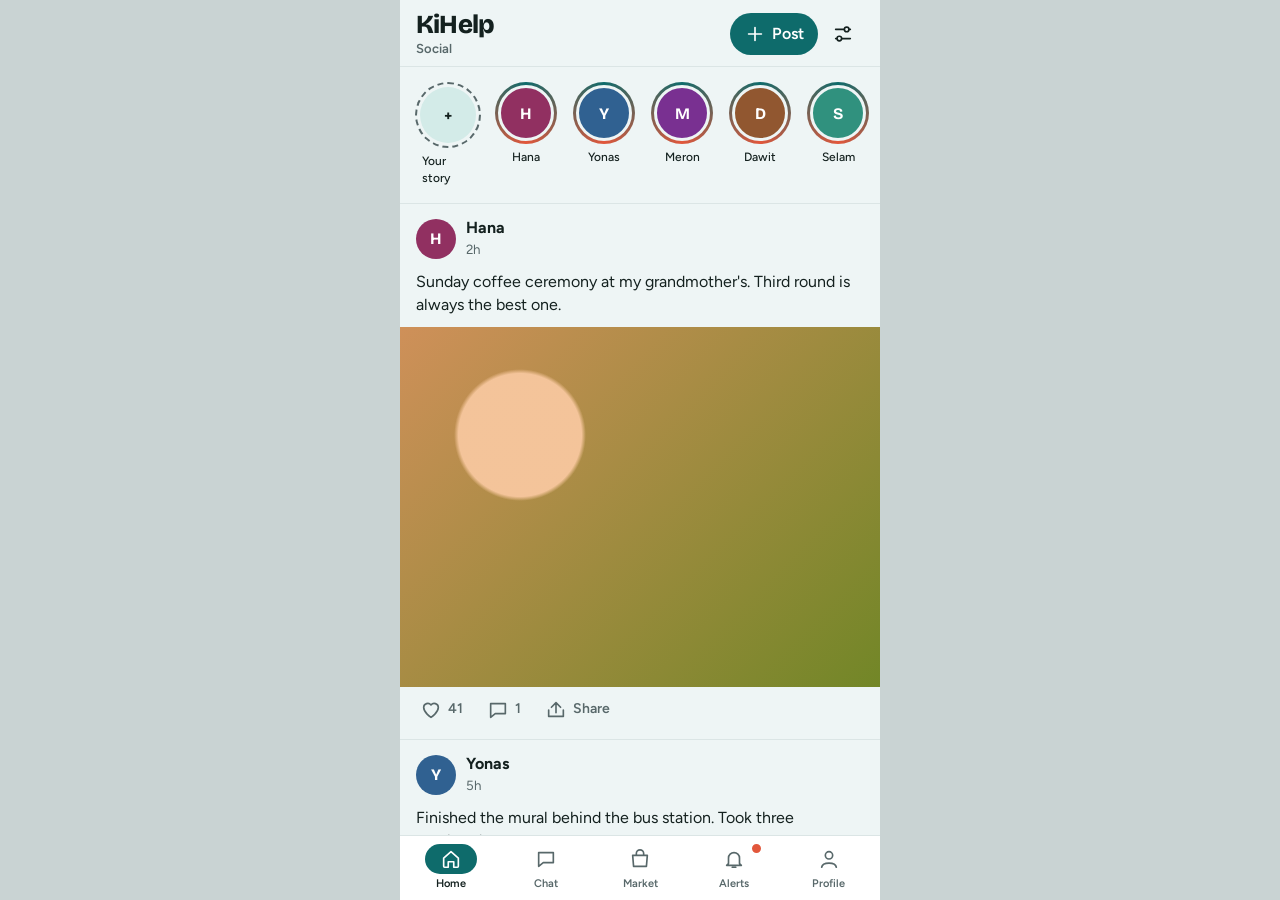
<file: kihelp.html>
<!doctype html>
<html lang="en">
<head>
<meta charset="utf-8">
<meta name="viewport" content="width=device-width,initial-scale=1,viewport-fit=cover">
<title>KiHelp</title>
<link rel="preconnect" href="https://fonts.googleapis.com">
<link href="https://fonts.googleapis.com/css2?family=Bricolage+Grotesque:opsz,wght@12..96,600;12..96,800&family=Figtree:wght@400;500;600&display=swap" rel="stylesheet">
<style>
:root{
  --ink:#14211f; --mute:#58686a; --line:#dbe5e5; --paper:#eef5f5; --card:#fff;
  --acc:#0e6b6b; --acc-ink:#fff; --soft:#d3ebe8; --coral:#e2573b;
  --disp:"Bricolage Grotesque",system-ui,sans-serif; --body:"Figtree",system-ui,sans-serif;
}
body.market{ --paper:#fdf5d3; --line:#eadfae; --acc:#f0a800; --acc-ink:#241800; --soft:#fbe2a0; --mute:#6b5f38; --ink:#241c06; }
body.dark{ --ink:#e6f0ef; --paper:#0e1616; --card:#172322; --line:#283a39; --mute:#8fa5a3; --acc:#33b8b0; --acc-ink:#03201f; --soft:#17403e; background:#050909; }
body.dark.market{ --paper:#17130a; --card:#221c0d; --line:#3a3114; --ink:#f6edd0; --mute:#b3a577; --acc:#f5b72a; --acc-ink:#241800; --soft:#4a3a0c; }
*{box-sizing:border-box;margin:0;-webkit-tap-highlight-color:transparent}
html,body{height:100%}
body{font:16px/1.45 var(--body);color:var(--ink);background:#c9d3d3;transition:background .3s}
button,input,select,textarea{font:inherit;color:inherit}
button{background:none;border:0;cursor:pointer;text-align:inherit}
:focus-visible{outline:3px solid var(--ink);outline-offset:2px;border-radius:6px}
svg{width:22px;height:22px;fill:none;stroke:currentColor;stroke-width:1.8;stroke-linecap:round;stroke-linejoin:round;flex:none}

#app{position:relative;max-width:480px;height:100dvh;margin:0 auto;background:var(--paper);display:flex;flex-direction:column;overflow:hidden;transition:background .3s}
#head{display:flex;align-items:center;justify-content:space-between;padding:calc(env(safe-area-inset-top) + 12px) 16px 10px;background:var(--paper);border-bottom:1px solid var(--line)}
.mark{font:800 26px/1 var(--disp);letter-spacing:-.03em}
.sect{font:600 13px var(--body);color:var(--mute);margin-top:3px}
.hbtn{display:flex;align-items:center;gap:6px;padding:9px 14px;border-radius:999px;background:var(--acc);color:var(--acc-ink);font-weight:600}
.ibtn{width:42px;height:42px;display:grid;place-items:center;border-radius:50%}
#main{flex:1;overflow-y:auto;padding-bottom:16px;scroll-behavior:smooth}

#nav{display:flex;background:var(--card);border-top:1px solid var(--line);padding:6px 4px calc(env(safe-area-inset-bottom) + 6px)}
#nav button{flex:1;display:flex;flex-direction:column;align-items:center;gap:2px;font-size:11px;font-weight:600;color:var(--mute);padding:2px 0}
#nav .pill{display:grid;place-items:center;width:52px;height:30px;border-radius:999px;transition:background .2s}
#nav button.on{color:var(--ink)}
#nav button.on .pill{background:var(--acc);color:var(--acc-ink)}
.dot{position:relative}.dot::after{content:"";position:absolute;top:-2px;right:-3px;width:9px;height:9px;border-radius:50%;background:var(--coral);border:2px solid var(--card)}

/* avatars + placeholder photos */
.av{width:40px;height:40px;border-radius:50%;display:grid;place-items:center;flex:none;font:700 16px var(--disp);color:#fff;background:hsl(var(--h) 50% 38%)}
.ph{background:radial-gradient(circle at 25% 30%,hsl(var(--h) 80% 78%) 0 14%,transparent 15%),linear-gradient(135deg,hsl(var(--h) 55% 58%),hsl(calc(var(--h) + 45) 55% 34%))}
img.m,video.m{width:100%;display:block;object-fit:cover}

/* stories */
.stories{display:flex;gap:14px;padding:14px 16px;overflow-x:auto;border-bottom:1px solid var(--line);scrollbar-width:none}
.story{display:flex;flex-direction:column;align-items:center;gap:5px;font-size:12px;font-weight:500;flex:none;width:64px}
.ring{padding:3px;border-radius:50%;background:conic-gradient(var(--acc),var(--coral),var(--acc))}
.ring .av{border:3px solid var(--paper);width:56px;height:56px}
.ring.add{background:none;border:2px dashed var(--mute)}
.ring.add .av{background:var(--soft);color:var(--ink);border:0}

/* posts: full-bleed, hairline separated like a real feed */
.post{padding:14px 0 6px;border-bottom:1px solid var(--line)}
.ph-row{display:flex;gap:10px;align-items:center;padding:0 16px}
.ph-row b{display:block;line-height:1.2}.ph-row small{color:var(--mute)}
.ptext{padding:10px 16px 10px}
.pmedia{aspect-ratio:4/3;width:100%}
.acts{display:flex;gap:4px;padding:4px 10px}
.acts button{display:flex;gap:6px;align-items:center;padding:8px 10px;border-radius:999px;color:var(--mute);font-weight:600;font-size:14px}
.acts button.on{color:var(--coral)}.acts button.on svg{fill:currentColor}
.cmts{padding:0 16px 10px}
.cmt{padding:4px 0;font-size:15px}.cmt b{margin-right:6px}
.cin{display:flex;gap:8px;margin-top:6px}
.cin input{flex:1}

input,select,textarea{width:100%;padding:12px 14px;border-radius:12px;border:1.5px solid var(--line);background:var(--card)}
textarea{resize:none;min-height:88px}

/* chat */
.thread{display:flex;gap:12px;align-items:center;width:100%;padding:12px 16px;border-bottom:1px solid var(--line)}
.thread .tx{flex:1;min-width:0}.thread b{display:block}
.thread span.l{display:block;color:var(--mute);white-space:nowrap;overflow:hidden;text-overflow:ellipsis;font-size:14px}
.screen{position:absolute;inset:0;background:var(--paper);display:flex;flex-direction:column;z-index:20}
.screen header{display:flex;align-items:center;gap:10px;padding:calc(env(safe-area-inset-top) + 10px) 10px 10px;border-bottom:1px solid var(--line)}
.msgs{flex:1;overflow-y:auto;padding:14px 16px;display:flex;flex-direction:column;gap:8px}
.bub{max-width:78%;padding:9px 13px;border-radius:18px 18px 18px 5px;background:var(--card);border:1px solid var(--line)}
.bub.me{align-self:flex-end;background:var(--acc);color:var(--acc-ink);border:0;border-radius:18px 18px 5px 18px}
.compose{display:flex;gap:8px;padding:10px 12px calc(env(safe-area-inset-bottom) + 10px);border-top:1px solid var(--line)}
.send{width:46px;height:46px;border-radius:50%;background:var(--acc);color:var(--acc-ink);display:grid;place-items:center;flex:none}

/* marketplace */
.msearch{padding:12px 16px 4px}
.chips{display:flex;gap:8px;overflow-x:auto;padding:8px 16px;scrollbar-width:none}
.chip{flex:none;padding:7px 14px;border-radius:999px;border:1.5px solid var(--line);font-weight:600;font-size:14px;background:var(--card)}
.chip.on{background:var(--ink);color:var(--paper);border-color:var(--ink)}
.grid{display:grid;grid-template-columns:1fr 1fr;gap:14px 12px;padding:8px 16px}
.lc{display:block;width:100%;position:relative}
.lm{position:relative;aspect-ratio:1/1.08;border-radius:6px 22px 6px 22px;overflow:hidden}
.lm .ph,.lm img{position:absolute;inset:0;width:100%;height:100%;object-fit:cover}
.tag{position:absolute;inset-inline-start:8px;bottom:8px;padding:3px 9px;border-radius:999px;background:var(--card);font-size:12px;font-weight:600}
.sv{position:absolute;inset-inline-end:6px;top:6px;width:34px;height:34px;border-radius:50%;background:var(--card);display:grid;place-items:center}
.sv.on{color:var(--coral)}.sv.on svg{fill:currentColor}
.lt{margin-top:7px;font-weight:600;line-height:1.25}
.lp{font:800 17px var(--disp)}
.ls{font-size:13px;color:var(--mute)}
.empty{grid-column:1/-1;text-align:center;padding:40px 10px;color:var(--mute)}

/* sheets */
#sheet{position:absolute;inset:0;z-index:30;display:none}
#sheet.open{display:block}
.bd{position:absolute;inset:0;background:rgba(10,20,20,.5)}
.panel{position:absolute;left:0;right:0;bottom:0;max-height:92%;overflow-y:auto;background:var(--paper);border-radius:26px 26px 0 0;padding:18px 18px calc(env(safe-area-inset-bottom) + 20px);animation:up .22s ease-out}
@keyframes up{from{transform:translateY(40px);opacity:0}to{transform:none;opacity:1}}
.panel h2{font:800 24px/1.1 var(--disp);letter-spacing:-.02em;margin-bottom:12px}
.fld{margin-bottom:12px}.fld label{display:block;font-weight:600;font-size:14px;margin-bottom:5px}
.seg{display:grid;grid-template-columns:1fr 1fr;gap:8px}
.seg button{padding:10px;border-radius:12px;border:1.5px solid var(--line);background:var(--card);font-weight:600;text-align:center}
.seg button.on{border-color:var(--ink);background:var(--soft)}
.btn{display:block;width:100%;padding:14px;border-radius:14px;background:var(--acc);color:var(--acc-ink);font-weight:700;text-align:center}
.btn.alt{background:var(--card);color:var(--ink);border:1.5px solid var(--line)}
.row2{display:grid;grid-template-columns:1fr 1.4fr;gap:10px;margin-top:12px}
.dm{aspect-ratio:4/3;border-radius:6px 26px 6px 26px;overflow:hidden;margin-bottom:12px;position:relative}
.dm .ph,.dm img{position:absolute;inset:0;width:100%;height:100%;object-fit:cover}
.big{font:800 28px var(--disp);letter-spacing:-.02em}
.note{background:var(--soft);padding:10px 12px;border-radius:12px;margin:10px 0;font-size:15px}
.sel{display:flex;gap:10px;align-items:center;margin:10px 0}
.up{display:flex;gap:10px;align-items:center;padding:12px;border:1.5px dashed var(--mute);border-radius:12px;font-weight:600;cursor:pointer}
.up img,.up video{width:56px;height:56px;border-radius:10px;object-fit:cover}

.item{display:flex;gap:12px;padding:14px 16px;border-bottom:1px solid var(--line);align-items:flex-start}
.item p{flex:1}.item small{color:var(--mute);display:block}
.stats{display:flex;gap:26px;padding:6px 16px 16px}
.stats b{display:block;font:800 22px var(--disp)}
.stats span{color:var(--mute);font-size:14px}
.prof{padding:22px 16px 8px;display:flex;gap:14px;align-items:center}
.prof .av{width:72px;height:72px;font-size:28px}
h3.sub{font:800 18px var(--disp);padding:8px 16px}

#toast{position:absolute;left:50%;bottom:92px;transform:translate(-50%,20px);background:var(--ink);color:var(--paper);padding:10px 16px;border-radius:999px;font-weight:600;opacity:0;pointer-events:none;transition:.25s;z-index:50;white-space:nowrap}
#toast.show{opacity:1;transform:translate(-50%,0)}

.hr{display:flex;align-items:center;gap:4px}
.setbody{flex:1;overflow-y:auto;padding-bottom:30px}
.srow{display:flex;justify-content:space-between;align-items:center;gap:14px;padding:14px 16px;border-bottom:1px solid var(--line)}
.srow.col{flex-direction:column;align-items:stretch;gap:10px}
.lbl{font-weight:600}
.seg.c3{grid-template-columns:repeat(3,1fr)}
.seg.c3 button{background:var(--card);color:var(--ink)}
.switch{width:54px;height:32px;border-radius:999px;background:var(--line);position:relative;flex:none;transition:background .2s;border:1.5px solid var(--mute)}
.switch i{position:absolute;top:3px;inset-inline-start:3px;width:22px;height:22px;border-radius:50%;background:var(--ink);transition:transform .2s}
.switch.on{background:var(--acc);border-color:var(--acc)}
.switch.on i{transform:translateX(22px);background:var(--acc-ink)}
[dir=rtl] .switch.on i{transform:translateX(-22px)}
.dots{display:flex;gap:12px;align-items:center;flex-wrap:wrap}
.dotb{width:38px;height:38px;border-radius:50%;border:3px solid var(--paper);box-shadow:0 0 0 2px var(--line)}
.dotb.on{box-shadow:0 0 0 3px var(--ink)}
.btn.sm{width:auto;padding:10px 16px;flex:none}
.saverph{display:grid;place-items:center;text-align:center;font-weight:600;color:#fff;text-shadow:0 1px 4px rgba(0,0,0,.6);width:100%;line-height:1.3}
.screen header .ttl{font:800 22px var(--disp)}
[dir=rtl] .flip svg{transform:scaleX(-1)}
body.saver *{animation:none!important;transition:none!important}
@media (prefers-reduced-motion:reduce){*{animation:none!important;transition:none!important;scroll-behavior:auto!important}}
</style>
</head>
<body>
<div id="app">
  <div id="head"></div>
  <div id="main"></div>
  <nav id="nav" aria-label="Main"></nav>
  <div id="over"></div>
  <div id="sheet"></div>
  <div id="toast" role="status"></div>
</div>

<script>
const $ = s => document.querySelector(s);
const ic = d => `<svg viewBox="0 0 24 24" aria-hidden="true">${d}</svg>`;
const I = {
  home: ic('<path d="M4 11l8-7 8 7v9a1 1 0 0 1-1 1h-4v-6H9v6H5a1 1 0 0 1-1-1z"/>'),
  chat: ic('<path d="M4 5h16v11H9l-5 4z"/>'),
  shop: ic('<path d="M4 8h16l-1 12H5zM8 8V6a4 4 0 0 1 8 0v2"/>'),
  bell: ic('<path d="M6 17v-6a6 6 0 0 1 12 0v6l2 2H4zM10 21h4"/>'),
  user: ic('<circle cx="12" cy="8" r="4"/><path d="M4 21c1-6 15-6 16 0"/>'),
  heart: ic('<path d="M12 20s-8-5-8-11a4.5 4.5 0 0 1 8-2.5A4.5 4.5 0 0 1 20 9c0 6-8 11-8 11z"/>'),
  cmt: ic('<path d="M4 5h16v11H9l-5 4z"/>'),
  share: ic('<path d="M4 12v7h16v-7M12 4v11M7 9l5-5 5 5"/>'),
  plus: ic('<path d="M12 5v14M5 12h14"/>'),
  search: ic('<circle cx="11" cy="11" r="6"/><path d="M20 20l-4-4"/>'),
  back: ic('<path d="M15 5l-7 7 7 7"/>'),
  send: ic('<path d="M4 12l16-8-6 16-3-7z"/>'),
  save: ic('<path d="M7 4h10v17l-5-4-5 4z"/>'),
  sliders: ic('<path d="M4 7h9M19 7h1M4 17h1M11 17h9"/><circle cx="16" cy="7" r="2.5"/><circle cx="8" cy="17" r="2.5"/>'),
  x: ic('<path d="M6 6l12 12M18 6L6 18"/>')
};
const OPT = { fixed: 'Fixed price', nego: 'Negotiable', auction: 'Auction', bulk: 'Bulk discount' };
const CATS = ['All', 'Fashion', 'Phones', 'Home', 'Food', 'Electronics'];
const fmt = n => Number(n).toLocaleString('en-US') + ' Birr';
const esc = s => String(s).replace(/[&<>"]/g, c => ({ '&': '&amp;', '<': '&lt;', '>': '&gt;', '"': '&quot;' }[c]));

const S = {
  tab: 'home', cat: 'All', opt: 'all', q: '', saved: new Set(), open: new Set(), draft: null,
  mode: 'system', accent: 'auto', saver: false, lang: 'en', loaded: new Set(),
  people: { Selam: 168, Dawit: 24, Hana: 330, Yonas: 210, Meron: 285, Biniyam: 100 },
  posts: [
    { id: 1, who: 'Hana', t: '2h', text: 'Sunday coffee ceremony at my grandmother\'s. Third round is always the best one.', h: 28, likes: 41, liked: false, cm: [{ w: 'Dawit', t: 'Save me a cup!' }] },
    { id: 2, who: 'Yonas', t: '5h', text: 'Finished the mural behind the bus station. Took three weekends.', h: 200, likes: 87, liked: true, cm: [] },
    { id: 3, who: 'Meron', t: '1d', text: 'New week, new playlist. What are you listening to?', h: 285, likes: 19, liked: false, cm: [] }
  ],
  listings: [
    { id: 1, title: 'Handwoven basket set', price: 1200, opt: 'fixed', cat: 'Home', who: 'Selam', h: 28, desc: 'Three baskets, natural dye. Made by hand in a family workshop.' },
    { id: 2, title: 'Samsung Galaxy A14', price: 9500, opt: 'nego', cat: 'Phones', who: 'Dawit', h: 215, desc: '128 GB, one year old, screen protector since day one. Comes with charger.' },
    { id: 3, title: 'Roasted coffee beans', price: 420, opt: 'bulk', cat: 'Food', who: 'Hana', h: 20, desc: 'Fresh roast, sold per kilo.', note: '5+ kg: 10% off · 10+ kg: 20% off' },
    { id: 4, title: 'Leather jacket, size M', price: 3400, opt: 'auction', cat: 'Fashion', who: 'Biniyam', h: 8, desc: 'Genuine leather, barely worn. Auction ends Friday.' },
    { id: 5, title: 'Wooden dining chair', price: 1800, opt: 'nego', cat: 'Home', who: 'Meron', h: 35, desc: 'Solid wood, sturdy. Pick up or delivery.' },
    { id: 6, title: 'Running shoes, size 42', price: 2600, opt: 'fixed', cat: 'Fashion', who: 'Yonas', h: 160, desc: 'Worn twice. Original box included.' }
  ],
  threads: [
    { id: 'Hana', msgs: [{ me: 0, t: 'Are you coming Sunday?' }, { me: 1, t: 'Yes, bringing bread.' }] },
    { id: 'Dawit', msgs: [{ me: 0, t: 'Hey, saw you were looking at the phone.' }] }
  ],
  notes: [
    ['Hana liked your photo', '2 min ago', 28],
    ['Dawit sent you a friend request', '1 h ago', 215],
    ['New offer on Wooden dining chair: 1,500 Birr', '3 h ago', 35],
    ['Yonas commented: "Love this"', 'Yesterday', 200]
  ]
};

const store = { get(k) { try { return localStorage.getItem(k); } catch (e) { return null; } }, set(k, v) { try { localStorage.setItem(k, v); } catch (e) {} } };
try { Object.assign(S, JSON.parse(store.get('kihelp.settings') || '{}')); } catch (e) {}
const saveSettings = () => store.set('kihelp.settings', JSON.stringify({ mode: S.mode, accent: S.accent, saver: S.saver, lang: S.lang }));

const av = (n, size) => `<span class="av" style="--h:${S.people[n] ?? 170};${size ? `width:${size}px;height:${size}px` : ''}">${esc(n[0])}</span>`;
const media = (m, cls) => m ? (m.type === 'video' ? `<video class="m ${cls}" src="${m.url}" controls playsinline preload="${S.saver ? 'none' : 'metadata'}"></video>` : `<img class="m ${cls}" src="${m.url}" alt="">`) : '';
const smedia = (m, cls, key) => (S.saver && !S.loaded.has(key))
  ? `<button class="ph ${cls} saverph" style="--h:200" data-a="load" data-id="${key}">${m.type === 'video' ? 'Tap to load video' : 'Tap to load photo'}<br><small>Data saver is on</small></button>`
  : media(m, cls);

/* ---------- views ---------- */
const LANGS = {
  en: { name: 'English', home: 'Home', chat: 'Chat', market: 'Market', alerts: 'Alerts', profile: 'Profile', social: 'Social', chats: 'Chats', marketplace: 'Marketplace', post: 'Post', sell: 'Sell', settings: 'Settings', appearance: 'Appearance', mode: 'Mode', system: 'System', light: 'Light', dark: 'Dark', accent: 'Accent color', auto: 'Auto', data: 'Data and storage', saver: 'Data saver', saverDesc: 'Photos and videos load only when you tap them', storage: 'Storage used', clear: 'Clear cache', cleared: 'Cache cleared', language: 'Language', search: 'Search items', mine: 'Your listings', account: 'Account', logout: 'Log out' },
  am: { name: 'አማርኛ', home: 'መነሻ', chat: 'ውይይት', market: 'ገበያ', alerts: 'ማሳወቂያ', profile: 'መገለጫ', social: 'ማኅበራዊ', chats: 'ውይይቶች', marketplace: 'ገበያ', post: 'ለጥፍ', sell: 'ሽጥ', settings: 'ቅንብሮች', appearance: 'ገጽታ', mode: 'ሁነታ', system: 'የስልክ ቅንብር', light: 'ብሩህ', dark: 'ጨለማ', accent: 'ቀለም', auto: 'ራስ-ሰር', data: 'ዳታ እና ማከማቻ', saver: 'ዳታ ቆጣቢ', saverDesc: 'ፎቶና ቪዲዮ የሚጫነው ሲነኩት ብቻ ነው', storage: 'ጥቅም ላይ የዋለ ማከማቻ', clear: 'ካሽ አጽዳ', cleared: 'ካሽ ጸድቷል', language: 'ቋንቋ', search: 'ዕቃዎችን ፈልግ', mine: 'የእርስዎ ዕቃዎች', account: 'መለያ', logout: 'ውጣ' },
  ar: { name: 'العربية', home: 'الرئيسية', chat: 'الدردشة', market: 'السوق', alerts: 'الإشعارات', profile: 'حسابي', social: 'اجتماعي', chats: 'المحادثات', marketplace: 'السوق', post: 'نشر', sell: 'بيع', settings: 'الإعدادات', appearance: 'المظهر', mode: 'الوضع', system: 'النظام', light: 'فاتح', dark: 'داكن', accent: 'لون التمييز', auto: 'تلقائي', data: 'البيانات والتخزين', saver: 'توفير البيانات', saverDesc: 'تُحمَّل الصور والفيديوهات عند الضغط عليها فقط', storage: 'التخزين المستخدم', clear: 'مسح الذاكرة المؤقتة', cleared: 'تم مسح الذاكرة المؤقتة', language: 'اللغة', search: 'ابحث عن منتجات', mine: 'منتجاتك', account: 'الحساب', logout: 'تسجيل الخروج' },
  fr: { name: 'Français', home: 'Accueil', chat: 'Discussions', market: 'Marché', alerts: 'Alertes', profile: 'Profil', social: 'Social', chats: 'Discussions', marketplace: 'Marché', post: 'Publier', sell: 'Vendre', settings: 'Réglages', appearance: 'Apparence', mode: 'Mode', system: 'Système', light: 'Clair', dark: 'Sombre', accent: "Couleur d'accent", auto: 'Auto', data: 'Données et stockage', saver: 'Économiseur de données', saverDesc: 'Les photos et vidéos ne se chargent que si vous les touchez', storage: 'Stockage utilisé', clear: 'Vider le cache', cleared: 'Cache vidé', language: 'Langue', search: 'Rechercher des articles', mine: 'Vos annonces', account: 'Compte', logout: 'Se déconnecter' },
  es: { name: 'Español', home: 'Inicio', chat: 'Chat', market: 'Mercado', alerts: 'Avisos', profile: 'Perfil', social: 'Social', chats: 'Chats', marketplace: 'Mercado', post: 'Publicar', sell: 'Vender', settings: 'Ajustes', appearance: 'Apariencia', mode: 'Modo', system: 'Sistema', light: 'Claro', dark: 'Oscuro', accent: 'Color de acento', auto: 'Auto', data: 'Datos y almacenamiento', saver: 'Ahorro de datos', saverDesc: 'Las fotos y los videos se cargan solo al tocarlos', storage: 'Almacenamiento usado', clear: 'Borrar caché', cleared: 'Caché borrada', language: 'Idioma', search: 'Buscar artículos', mine: 'Tus artículos', account: 'Cuenta', logout: 'Cerrar sesión' },
  sw: { name: 'Kiswahili', home: 'Mwanzo', chat: 'Gumzo', market: 'Soko', alerts: 'Arifa', profile: 'Wasifu', social: 'Jamii', chats: 'Mazungumzo', marketplace: 'Soko', post: 'Chapisha', sell: 'Uza', settings: 'Mipangilio', appearance: 'Mwonekano', mode: 'Hali', system: 'Mfumo', light: 'Mwanga', dark: 'Giza', accent: 'Rangi kuu', auto: 'Otomatiki', data: 'Data na hifadhi', saver: 'Kiokoa data', saverDesc: 'Picha na video hupakiwa unapozigusa tu', storage: 'Hifadhi inayotumika', clear: 'Futa kache', cleared: 'Kache imefutwa', language: 'Lugha', search: 'Tafuta bidhaa', mine: 'Bidhaa zako', account: 'Akaunti', logout: 'Toka' }
};
const tr = k => (LANGS[S.lang] && LANGS[S.lang][k]) || LANGS.en[k] || k;
const TABS = [['home', 'home', 'home'], ['chat', 'chat', 'chat'], ['market', 'market', 'shop'], ['alerts', 'alerts', 'bell'], ['me', 'profile', 'user']];

function head() {
  const t = S.tab;
  const title = tr({ home: 'social', chat: 'chats', market: 'marketplace', alerts: 'alerts', me: 'profile' }[t]);
  const act = t === 'home' ? `<button class="hbtn" data-a="newpost">${I.plus}${tr('post')}</button>`
    : t === 'market' ? `<button class="hbtn" data-a="sell">${I.plus}${tr('sell')}</button>` : '';
  return `<div><div class="mark">KiHelp</div><div class="sect">${title}</div></div><div class="hr">${act}<button class="ibtn" data-a="settings" aria-label="${tr('settings')}">${I.sliders}</button></div>`;
}

function viewHome() {
  const stories = `<div class="stories"><button class="story" data-a="story"><span class="ring add">${av('You').replace('>Y<', '>+<')}</span>Your story</button>${
    ['Hana', 'Yonas', 'Meron', 'Dawit', 'Selam'].map(n => `<button class="story" data-a="story"><span class="ring">${av(n)}</span>${n}</button>`).join('')}</div>`;
  const posts = S.posts.map(p => `
    <article class="post">
      <div class="ph-row">${av(p.who)}<div><b>${esc(p.who)}</b><small>${p.t}</small></div></div>
      <p class="ptext">${esc(p.text)}</p>
      ${p.media ? smedia(p.media, 'pmedia', 'p' + p.id) : `<div class="ph pmedia" style="--h:${p.h}"></div>`}
      <div class="acts">
        <button class="${p.liked ? 'on' : ''}" data-a="like" data-id="${p.id}" aria-label="Like">${I.heart}${p.likes}</button>
        <button data-a="cmt" data-id="${p.id}" aria-label="Comments">${I.cmt}${p.cm.length}</button>
        <button data-a="share" aria-label="Share">${I.share}Share</button>
      </div>
      ${S.open.has(p.id) ? `<div class="cmts">${p.cm.map(c => `<div class="cmt"><b>${esc(c.w)}</b>${esc(c.t)}</div>`).join('')}
        <div class="cin"><input id="ci${p.id}" placeholder="Write a comment" maxlength="200"><button class="send" data-a="addcmt" data-id="${p.id}" aria-label="Send comment">${I.send}</button></div></div>` : ''}
    </article>`).join('');
  return stories + posts;
}

function viewChat() {
  return S.threads.map(t => {
    const last = t.msgs[t.msgs.length - 1];
    return `<button class="thread" data-a="thread" data-id="${esc(t.id)}">${av(t.id, 48)}<span class="tx"><b>${esc(t.id)}</b><span class="l">${last ? (last.me ? 'You: ' : '') + esc(last.t) : 'Say hello'}</span></span></button>`;
  }).join('');
}

function listingCard(l) {
  const price = l.opt === 'auction' ? 'Bid ' + fmt(l.price) : fmt(l.price) + (l.opt === 'bulk' ? ' / kg' : '');
  return `<div class="lc"><div class="lm" data-a="listing" data-id="${l.id}" role="button" tabindex="0">
      ${l.media ? smedia(l.media, '', 'l' + l.id) : `<div class="ph" style="--h:${l.h}"></div>`}
      <span class="tag">${OPT[l.opt]}</span></div>
    <button class="sv ${S.saved.has(l.id) ? 'on' : ''}" style="position:absolute;margin:-0px" data-a="save" data-id="${l.id}" aria-label="Save item">${I.save}</button>
    <button class="lt" data-a="listing" data-id="${l.id}" style="display:block;width:100%">${esc(l.title)}</button>
    <div class="lp">${price}</div><div class="ls">${esc(l.who)} · ${l.cat}</div></div>`;
}
function gridHTML() {
  const q = S.q.trim().toLowerCase();
  const items = S.listings.filter(l => (S.cat === 'All' || l.cat === S.cat) && (S.opt === 'all' || l.opt === S.opt) && (!q || l.title.toLowerCase().includes(q)));
  return items.length ? items.map(listingCard).join('') : `<div class="empty">No items match. Clear the filters or tap Sell to add the first one.</div>`;
}
function viewMarket() {
  return `<div class="msearch"><input id="q" type="search" placeholder="${tr('search')}" value="${esc(S.q)}" aria-label="${tr('search')}"></div>
    <div class="chips" id="cats">${CATS.map(c => `<button class="chip ${S.cat === c ? 'on' : ''}" data-a="cat" data-id="${c}">${c}</button>`).join('')}</div>
    <div class="chips" id="opts">${[['all', 'Any price type'], ...Object.entries(OPT)].map(([k, v]) => `<button class="chip ${S.opt === k ? 'on' : ''}" data-a="opt" data-id="${k}">${v}</button>`).join('')}</div>
    <div class="grid" id="grid">${gridHTML()}</div>`;
}

function viewAlerts() {
  return S.notes.map(n => `<div class="item">${av('Hana').replace(/--h:\d+/, '--h:' + n[2])}<p>${esc(n[0])}<small>${n[1]}</small></p></div>`).join('');
}

function viewMe() {
  const mine = S.listings.filter(l => l.who === 'You');
  return `<div class="prof">${av('You')}<div><div class="big">Your name</div><div class="ls">Edit profile in settings</div></div></div>
    <div class="stats"><div><b>${S.posts.filter(p => p.who === 'You').length}</b><span>Posts</span></div><div><b>128</b><span>Friends</span></div><div><b>${mine.length}</b><span>Listings</span></div></div>
    <h3 class="sub">${tr('mine')}</h3>
    ${mine.length ? `<div class="grid">${mine.map(listingCard).join('')}</div>` : `<div class="empty" style="padding:20px 16px">Nothing for sale yet. Tap Market, then Sell.</div>`}`;
}

function render(keepScroll) {
  const top = $('#main').scrollTop;
  document.body.classList.toggle('market', S.tab === 'market');
  $('#head').innerHTML = head();
  $('#head').style.cssText = '';
  $('#main').innerHTML = { home: viewHome, chat: viewChat, market: viewMarket, alerts: viewAlerts, me: viewMe }[S.tab]();
  $('#nav').innerHTML = TABS.map(([k, l, i]) => `<button class="${S.tab === k ? 'on' : ''}" data-a="tab" data-id="${k}" aria-label="${tr(l)}"><span class="pill ${k === 'alerts' ? 'dot' : ''}">${I[i]}</span>${tr(l)}</button>`).join('');
  $('#main').scrollTop = keepScroll ? top : 0;
}

/* ---------- sheets, chat, toast ---------- */
function toast(m) { const t = $('#toast'); t.textContent = m; t.classList.add('show'); clearTimeout(toast.t); toast.t = setTimeout(() => t.classList.remove('show'), 2200); }
function sheet(html) { $('#sheet').innerHTML = `<div class="bd" data-a="close"></div><div class="panel" role="dialog">${html}</div>`; $('#sheet').classList.add('open'); }
function closeSheet() { $('#sheet').classList.remove('open'); $('#sheet').innerHTML = ''; S.draft = null; }

function openThread(id, draft) {
  let t = S.threads.find(x => x.id === id);
  if (!t) { t = { id, msgs: [] }; S.threads.unshift(t); }
  $('#over').innerHTML = `<div class="screen"><header><button class="ibtn flip" data-a="back" aria-label="Back">${I.back}</button>${av(id, 38)}<b>${esc(id)}</b></header>
    <div class="msgs" id="msgs"></div>
    <div class="compose"><input id="mi" placeholder="Message" maxlength="500" value="${esc(draft || '')}"><button class="send" data-a="send" data-id="${esc(id)}" aria-label="Send">${I.send}</button></div></div>`;
  paintMsgs(t); setTimeout(() => $('#mi').focus(), 50);
}
function paintMsgs(t) { const m = $('#msgs'); if (!m) return; m.innerHTML = t.msgs.length ? t.msgs.map(x => `<div class="bub ${x.me ? 'me' : ''}">${esc(x.t)}</div>`).join('') : `<div class="empty">Start the conversation.</div>`; m.scrollTop = m.scrollHeight; }
function sendMsg(id) {
  const i = $('#mi'), v = i.value.trim(); if (!v) return;
  const t = S.threads.find(x => x.id === id); t.msgs.push({ me: 1, t: v }); i.value = ''; paintMsgs(t);
  setTimeout(() => { t.msgs.push({ me: 0, t: ['Yes, still available.', 'Sure, when can you come?', 'Let me check and get back to you.'][t.msgs.length % 3] }); paintMsgs(t); }, 1200);
}

function uploadField(accept, label) {
  return `<label class="up"><input type="file" id="file" accept="${accept}" hidden><span id="prev">${I.plus}</span>${label}</label>`;
}
function bindUpload() {
  const f = $('#file'); if (!f) return;
  f.onchange = () => {
    const file = f.files[0]; if (!file) return;
    const type = file.type.startsWith('video') ? 'video' : 'image', url = URL.createObjectURL(file);
    S.draft = { type, url };
    $('#prev').innerHTML = type === 'video' ? `<video src="${url}" muted></video>` : `<img src="${url}" alt="Selected photo">`;
  };
}

function applyTheme() {
  const dark = S.mode === 'dark' || (S.mode === 'system' && window.matchMedia && matchMedia('(prefers-color-scheme: dark)').matches);
  const b = document.body, st = b.style;
  b.classList.toggle('dark', dark); b.classList.toggle('saver', S.saver);
  const A = { teal: ['#0e6b6b', '#ffffff'], saffron: ['#f0a800', '#241800'], violet: ['#6b46c9', '#ffffff'], rose: ['#d6336c', '#ffffff'] };
  if (A[S.accent]) { st.setProperty('--acc', A[S.accent][0]); st.setProperty('--acc-ink', A[S.accent][1]); st.setProperty('--soft', 'color-mix(in srgb, var(--acc) 24%, var(--paper))'); }
  else ['--acc', '--acc-ink', '--soft'].forEach(k => st.removeProperty(k));
  document.documentElement.lang = S.lang; document.documentElement.dir = S.lang === 'ar' ? 'rtl' : 'ltr';
}
async function showUsage() {
  const el = $('#usage'); if (!el) return;
  try { const e = await navigator.storage.estimate(); el.textContent = (e.usage / 1048576).toFixed(1) + ' MB'; } catch (x) { el.textContent = '-'; }
}
async function clearCache() {
  try { if (window.caches) for (const k of await caches.keys()) await caches.delete(k); } catch (e) {}
  S.loaded.clear(); S.q = ''; S.cat = 'All'; S.opt = 'all';
  toast(tr('cleared')); showUsage();
}
function openSettings() {
  const scroll = document.querySelector('.setbody')?.scrollTop || 0;
  const sw = (on, a) => `<button class="switch ${on ? 'on' : ''}" role="switch" aria-checked="${on}" data-a="${a}"><i></i></button>`;
  const AC = { teal: '#0e6b6b', saffron: '#f0a800', violet: '#6b46c9', rose: '#d6336c' };
  $('#over').innerHTML = `<div class="screen"><header><button class="ibtn flip" data-a="back" aria-label="Back">${I.back}</button><b class="ttl">${tr('settings')}</b></header>
  <div class="setbody">
    <h3 class="sub">${tr('appearance')}</h3>
    <div class="srow col"><div class="lbl">${tr('mode')}</div><div class="seg c3">${['system', 'light', 'dark'].map(m => `<button class="${S.mode === m ? 'on' : ''}" data-a="mode" data-id="${m}">${tr(m)}</button>`).join('')}</div></div>
    <div class="srow col"><div class="lbl">${tr('accent')}</div><div class="dots">
      <button class="chip ${S.accent === 'auto' ? 'on' : ''}" data-a="accent" data-id="auto">${tr('auto')}</button>
      ${Object.entries(AC).map(([k, c]) => `<button class="dotb ${S.accent === k ? 'on' : ''}" style="background:${c}" data-a="accent" data-id="${k}" aria-label="${k}"></button>`).join('')}</div></div>
    <h3 class="sub">${tr('data')}</h3>
    <div class="srow"><div><div class="lbl">${tr('saver')}</div><div class="ls">${tr('saverDesc')}</div></div>${sw(S.saver, 'togglesaver')}</div>
    <div class="srow"><div><div class="lbl">${tr('storage')}</div><div class="ls" id="usage">...</div></div><button class="btn sm" data-a="clearcache">${tr('clear')}</button></div>
    <h3 class="sub">${tr('language')}</h3>
    <div class="srow col"><select id="lang" aria-label="${tr('language')}">${Object.entries(LANGS).map(([k, v]) => `<option value="${k}" ${S.lang === k ? 'selected' : ''}>${v.name}</option>`).join('')}</select></div>
    <h3 class="sub">${tr('account')}</h3>
    <div class="srow"><button class="lbl" data-a="logout" style="color:var(--coral)">${tr('logout')}</button></div>
    <div class="ls" style="padding:16px">KiHelp 0.2</div>
  </div></div>`;
  document.querySelector('.setbody').scrollTop = scroll;
  showUsage();
}

const ACT = {
  settings: () => openSettings(),
  mode: id => { S.mode = id; saveSettings(); applyTheme(); openSettings(); },
  accent: id => { S.accent = id; saveSettings(); applyTheme(); openSettings(); },
  togglesaver: () => { S.saver = !S.saver; S.loaded.clear(); saveSettings(); applyTheme(); openSettings(); },
  clearcache: () => clearCache(),
  logout: () => toast('Login arrives with Supabase'),
  load: id => { S.loaded.add(id); render(true); },
  tab: id => { S.tab = id; render(); },
  like: id => { const p = S.posts.find(x => x.id == id); p.liked = !p.liked; p.likes += p.liked ? 1 : -1; render(true); },
  cmt: id => { id = +id; S.open.has(id) ? S.open.delete(id) : S.open.add(id); render(true); },
  addcmt: id => { const v = $('#ci' + id).value.trim(); if (!v) return; S.posts.find(x => x.id == id).cm.push({ w: 'You', t: v }); render(true); },
  share: () => toast('Link copied'),
  story: () => toast('Stories open full screen'),
  thread: id => openThread(id),
  back: () => { $('#over').innerHTML = ''; render(true); },
  send: id => sendMsg(id),
  cat: id => { S.cat = id; $('#cats').innerHTML = CATS.map(c => `<button class="chip ${S.cat === c ? 'on' : ''}" data-a="cat" data-id="${c}">${c}</button>`).join(''); $('#grid').innerHTML = gridHTML(); },
  opt: id => { S.opt = id; $('#opts').innerHTML = [['all', 'Any price type'], ...Object.entries(OPT)].map(([k, v]) => `<button class="chip ${S.opt === k ? 'on' : ''}" data-a="opt" data-id="${k}">${v}</button>`).join(''); $('#grid').innerHTML = gridHTML(); },
  save: id => { id = +id; S.saved.has(id) ? S.saved.delete(id) : S.saved.add(id); toast(S.saved.has(id) ? 'Saved' : 'Removed from saved'); S.tab === 'market' ? $('#grid').innerHTML = gridHTML() : render(true); },
  close: closeSheet,

  listing: id => {
    const l = S.listings.find(x => x.id == id);
    const price = l.opt === 'auction' ? `<div class="ls">Current bid</div><div class="big">${fmt(l.price)}</div>` : `<div class="big">${fmt(l.price)}${l.opt === 'bulk' ? ' / kg' : ''}</div>`;
    const info = { fixed: 'The seller set one price.', nego: 'Price can be discussed. Send an offer in chat.', auction: 'Highest bid wins when the auction ends.', bulk: l.note || '' }[l.opt];
    const primary = { fixed: ['order', 'Order now'], bulk: ['order', 'Order now'], nego: ['offer', 'Make an offer'], auction: ['bid', 'Place bid'] }[l.opt];
    sheet(`<div class="dm">${l.media ? media(l.media, '') : `<div class="ph" style="--h:${l.h}"></div>`}</div>
      <h2>${esc(l.title)}</h2>${price}
      <div class="note"><b>${OPT[l.opt]}.</b> ${esc(info)}</div>
      <p>${esc(l.desc)}</p>
      <div class="sel">${av(l.who, 36)}<div><b>${esc(l.who)}</b><div class="ls">${l.cat}</div></div></div>
      ${l.opt === 'auction' ? `<div class="fld"><label for="bidv">Your bid (Birr)</label><input id="bidv" type="number" inputmode="numeric" placeholder="More than ${l.price}"></div>` : ''}
      <button class="btn" data-a="${primary[0]}" data-id="${l.id}">${primary[1]}</button>
      <div class="row2"><button class="btn alt" data-a="save" data-id="${l.id}">${S.saved.has(l.id) ? 'Saved' : 'Save'}</button>
      <button class="btn alt" data-a="msgseller" data-id="${l.id}">Message seller</button></div>`);
  },
  msgseller: id => { const l = S.listings.find(x => x.id == id); closeSheet(); openThread(l.who, `Hi, is "${l.title}" still available?`); },
  offer: id => { const l = S.listings.find(x => x.id == id); closeSheet(); openThread(l.who, `Hi, would you take ___ Birr for "${l.title}"?`); },
  order: id => { closeSheet(); toast('Order sent to seller'); },
  bid: id => {
    const l = S.listings.find(x => x.id == id), v = +$('#bidv').value;
    if (!v || v <= l.price) return toast('Bid must be higher than ' + fmt(l.price));
    l.price = v; closeSheet(); toast('Bid placed: ' + fmt(v)); if (S.tab === 'market') $('#grid').innerHTML = gridHTML();
  },

  sell: () => {
    S.sellOpt = 'fixed';
    sheet(`<h2>Sell an item</h2>
      <div class="fld">${uploadField('image/*', 'Add a photo')}</div>
      <div class="fld"><label for="st">What are you selling?</label><input id="st" maxlength="60" placeholder="e.g. Wooden chair"></div>
      <div class="fld"><label>How do you want to price it?</label><div class="seg" id="so">${Object.entries(OPT).map(([k, v]) => `<button data-a="sopt" data-id="${k}" class="${k === 'fixed' ? 'on' : ''}">${v}</button>`).join('')}</div></div>
      <div class="fld"><label for="sp">Price (Birr)</label><input id="sp" type="number" inputmode="numeric" placeholder="0"></div>
      <div class="fld"><label for="sc">Category</label><select id="sc">${CATS.slice(1).map(c => `<option>${c}</option>`).join('')}</select></div>
      <div class="fld"><label for="sd">Description</label><textarea id="sd" maxlength="300" placeholder="Condition, size, pickup or delivery"></textarea></div>
      <button class="btn" data-a="publish">Publish item</button>`);
    bindUpload();
  },
  sopt: id => { S.sellOpt = id; document.querySelectorAll('#so button').forEach(b => b.classList.toggle('on', b.dataset.id === id)); },
  publish: () => {
    const title = $('#st').value.trim(), price = +$('#sp').value;
    if (!title) return toast('Add a title');
    if (!price) return toast('Add a price');
    S.listings.unshift({ id: Date.now(), title, price, opt: S.sellOpt, cat: $('#sc').value, who: 'You', h: Math.floor(Math.random() * 360), desc: $('#sd').value.trim() || 'No description.', media: S.draft?.type === 'image' ? S.draft : null });
    closeSheet(); S.cat = 'All'; S.opt = 'all'; S.q = ''; render(); toast('Published');
  },

  newpost: () => {
    sheet(`<h2>New post</h2>
      <div class="fld"><textarea id="pt" maxlength="400" placeholder="What's on your mind?"></textarea></div>
      <div class="fld">${uploadField('image/*,video/*', 'Add a photo or video')}</div>
      <button class="btn" data-a="publishpost">Post</button>`);
    bindUpload();
  },
  publishpost: () => {
    const text = $('#pt').value.trim();
    if (!text && !S.draft) return toast('Write something or add media');
    S.posts.unshift({ id: Date.now(), who: 'You', t: 'now', text, h: Math.floor(Math.random() * 360), likes: 0, liked: false, cm: [], media: S.draft });
    S.draft = null; closeSheet(); render(); toast('Posted');
  }
};

document.addEventListener('click', e => {
  const a = e.target.closest('[data-a]'); if (!a) return;
  if (a.classList.contains('bd') && e.target !== a) return;
  ACT[a.dataset.a]?.(a.dataset.id, a);
});
document.addEventListener('input', e => { if (e.target.id === 'q') { S.q = e.target.value; $('#grid').innerHTML = gridHTML(); } });
document.addEventListener('change', e => { if (e.target.id === 'lang') { S.lang = e.target.value; saveSettings(); applyTheme(); render(true); openSettings(); } });
if (window.matchMedia) matchMedia('(prefers-color-scheme: dark)').addEventListener?.('change', () => { if (S.mode === 'system') applyTheme(); });
document.addEventListener('keydown', e => {
  if (e.key === 'Enter' && e.target.id === 'mi') document.querySelector('[data-a="send"]').click();
  if (e.key === 'Enter' && e.target.matches('.lm')) e.target.click();
  if (e.key === 'Escape') closeSheet();
});
applyTheme();
render();
</script>
</body>
</html>
</file>
